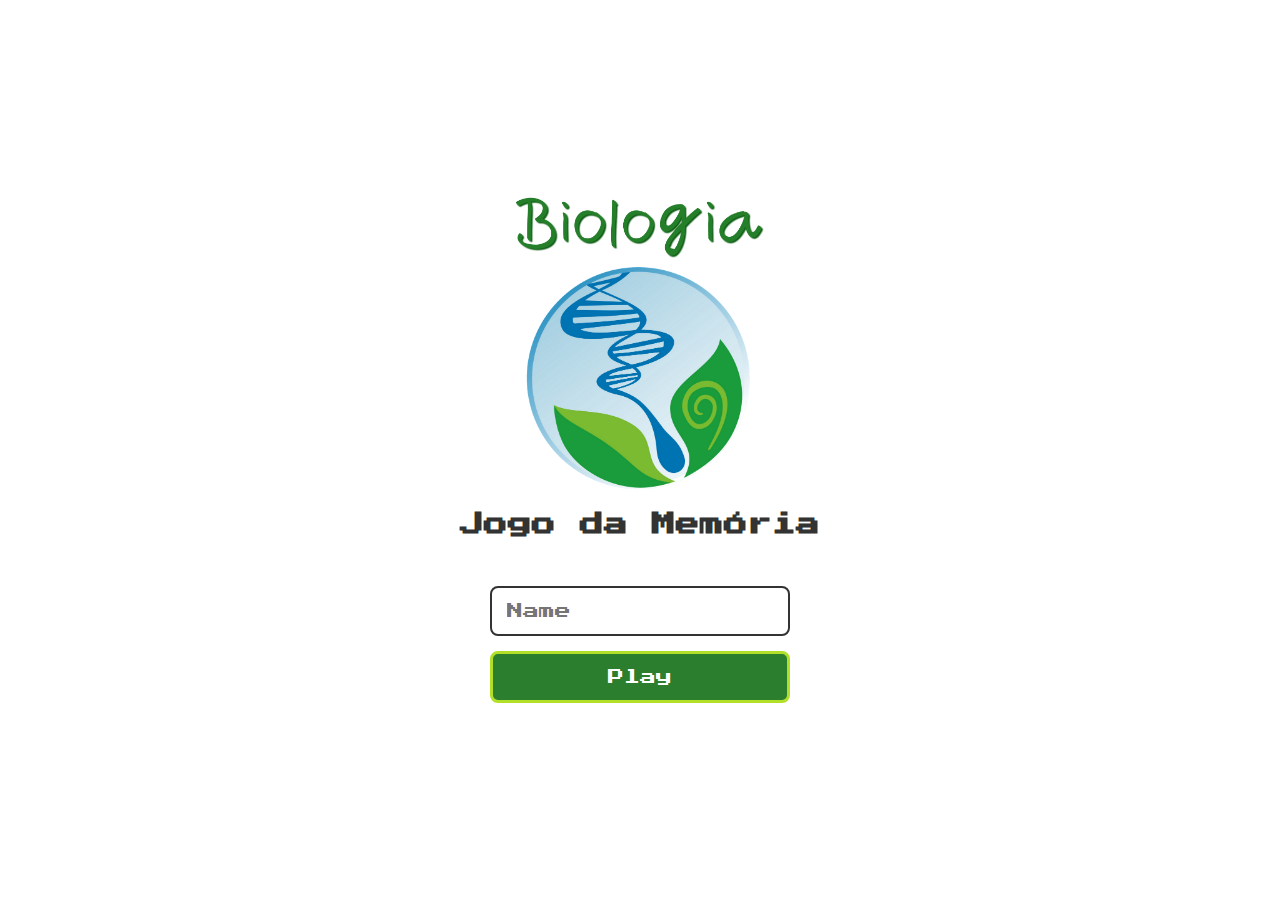
<file: index.html>
<!DOCTYPE html>
<html lang="en">

<head>
  <meta charset="UTF-8">
  <meta name="viewport" content="width=device-width, initial-scale=1.0">

  <link rel="stylesheet" href="./css/reset.css">
  <link rel="stylesheet" href="./css/login.css">

  <script defer src="./js/login.js"></script>
  <link rel="shortcut icon" href="./images/bio.png" type="image/x-icon">
  <title>Jogo da Memória | Login</title>
</head>

<body>

  <form class="login-form">

    <div class="login__header">
      <img src="./images/logo.png" alt="logo">
      <img src="./images/bio.png" alt="brain icon"> <br>
      <h1>Jogo da Memória</h1>
    </div>

    <input type="text" placeholder="Name" class="login__input">
    <button type="submit" class="login__button">Play</button>

  </form>

</body>

</html>
</file>
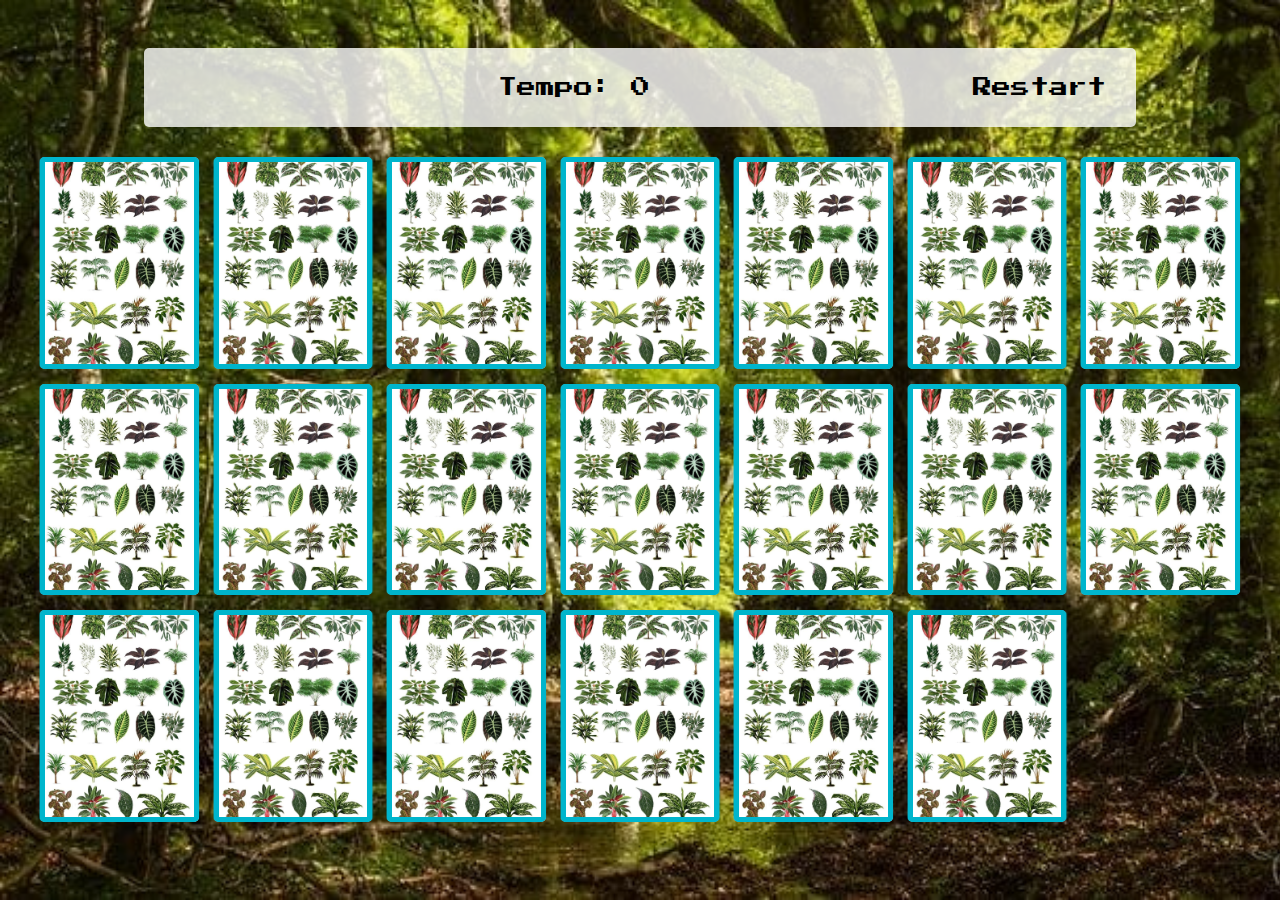
<file: pages/botanica.html>
<!DOCTYPE html>
<html lang="en">

<head>
  <meta charset="UTF-8">
  <meta name="viewport" content="width=device-width, initial-scale=1.0">
  <link rel="stylesheet" href="../css/reset.css">
  <link rel="stylesheet" href="../css/botanica.css">

  <script defer src="../js/botanica.js"></script>

  <title>Invertebrados</title>
</head>

<body>

  <main>
    <header>
      <span class="player"></span>
      <span>Tempo: <span class="timer">00</span></span>
      <span class="restart">Restart</span>

    </header>

    <div class="grid"></div>
  </main>

</body>

</html>
</file>
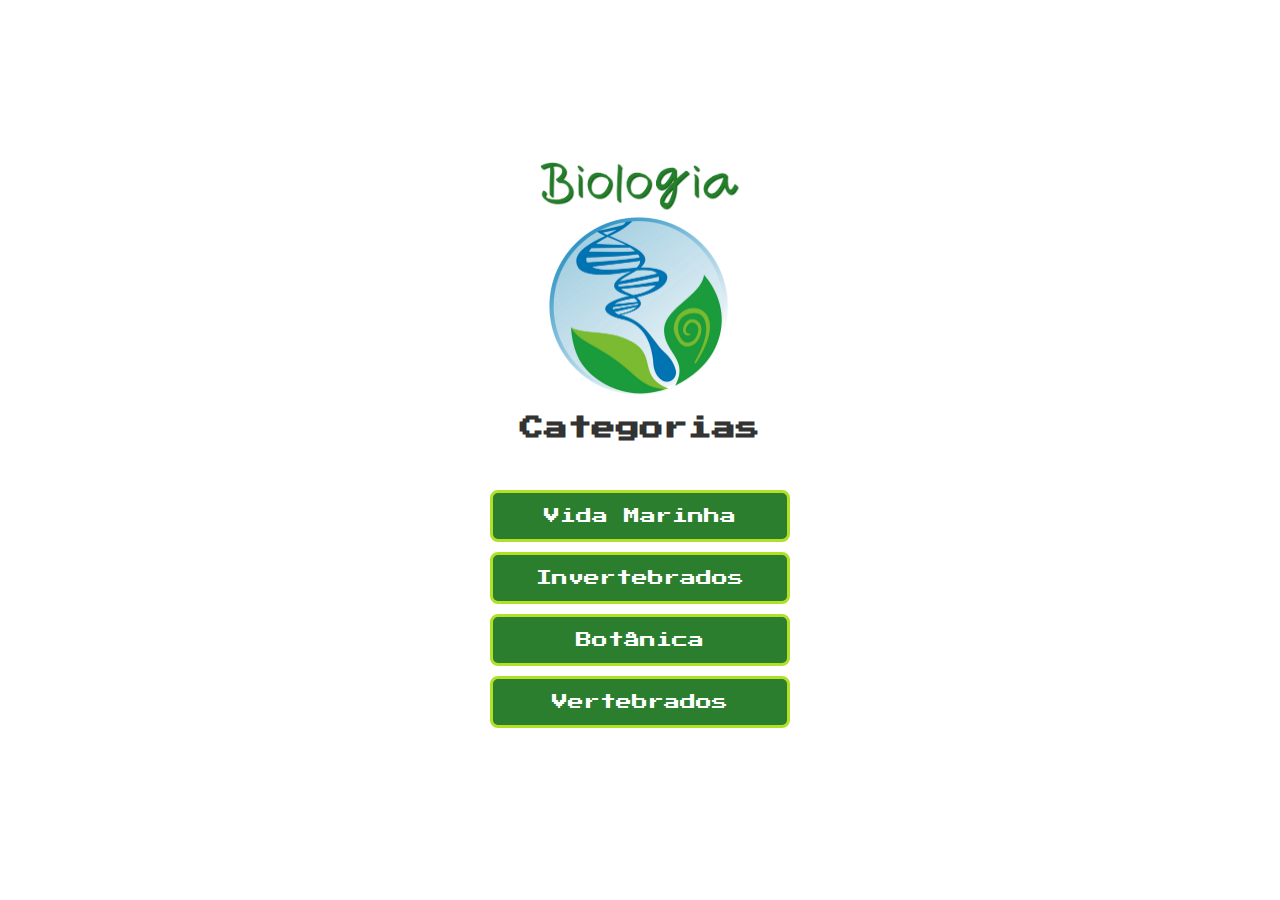
<file: pages/categorias.html>
<!DOCTYPE html>
<html lang="en">

<head>
  <meta charset="UTF-8">
  <meta name="viewport" content="width=device-width, initial-scale=1.0">

  <link rel="stylesheet" href="../css/reset.css">
  <link rel="stylesheet" href="../css/categoria.css">

  <script defer src="../js/categorias.js"></script>
  <link rel="shortcut icon" href="./images/bio.png" type="image/x-icon">
  <title>Jogo da Memória</title>
</head>

<body>

  <form class="login-form">

    <div class="login__header">
      <img src="../images/logo.png" alt="logo">
      <img src="../images/bio.png" alt="brain icon"> <br>
      <h1>Categorias</h1>
    </div>
    <li id="button-group">
      <button id="marinha" type="submit" class="marinha__button">Vida Marinha</button>
      <button id="invertebrados" type="submit" class="invertebrados__button">Invertebrados</button>
      <button id="botanica" type="submit" class="botanica__button">Botânica</button>
      <button id="vertebrados" type="submit" class="vertebrados__button">Vertebrados</button>
    </li>

    
    
 
  </form>

</body>

</html>
</file>
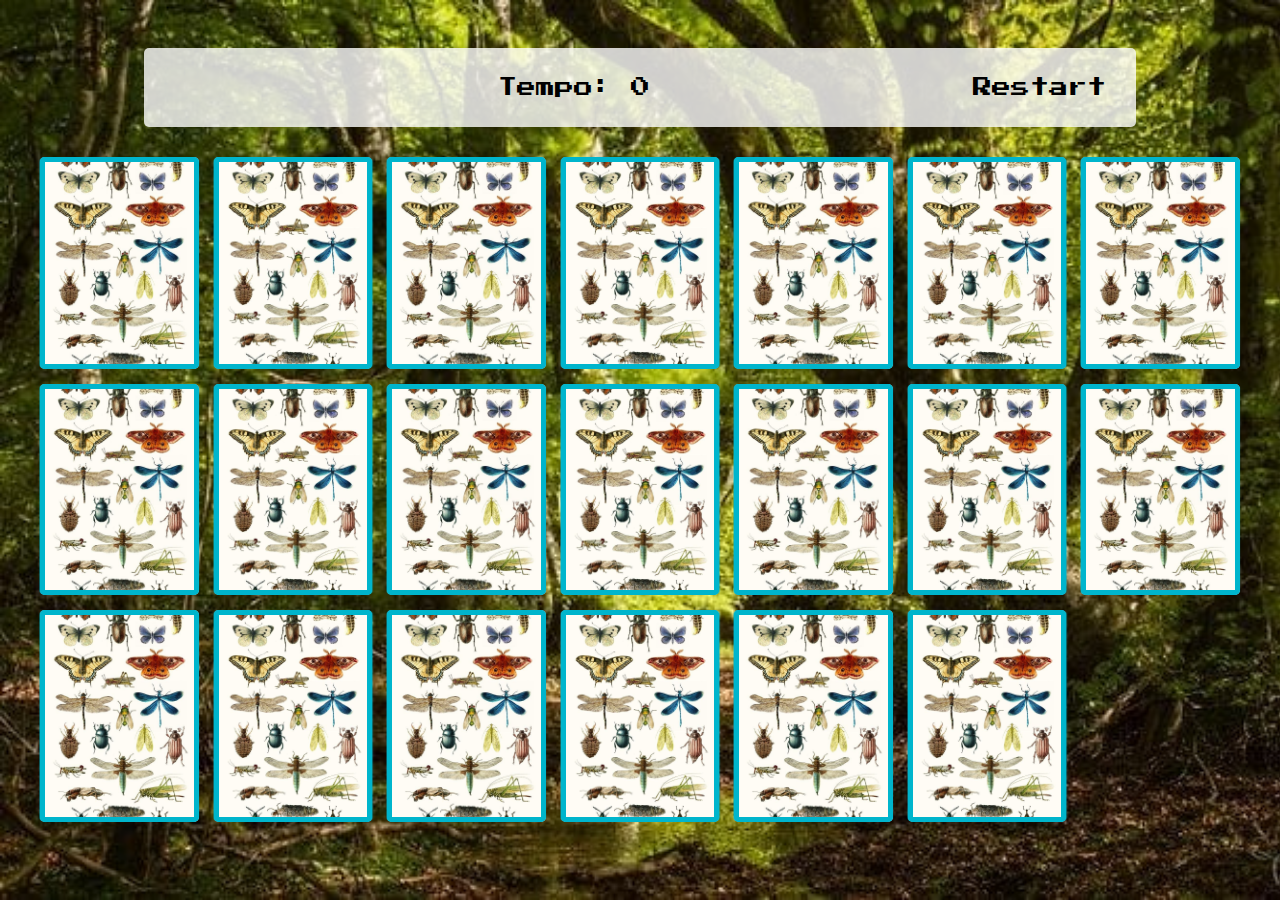
<file: pages/invertebrados.html>
<!DOCTYPE html>
<html lang="en">

<head>
  <meta charset="UTF-8">
  <meta name="viewport" content="width=device-width, initial-scale=1.0">
  <link rel="stylesheet" href="../css/reset.css">
  <link rel="stylesheet" href="../css/invertebrados.css">

  <script defer src="../js/invertebrados.js"></script>

  <title>Invertebrados</title>
</head>

<body>

  <main>
    <header>
      <span class="player"></span>
      <span>Tempo: <span class="timer">00</span></span>
      <span class="restart">Restart</span>

    </header>

    <div class="grid"></div>
  </main>

</body>

</html>
</file>
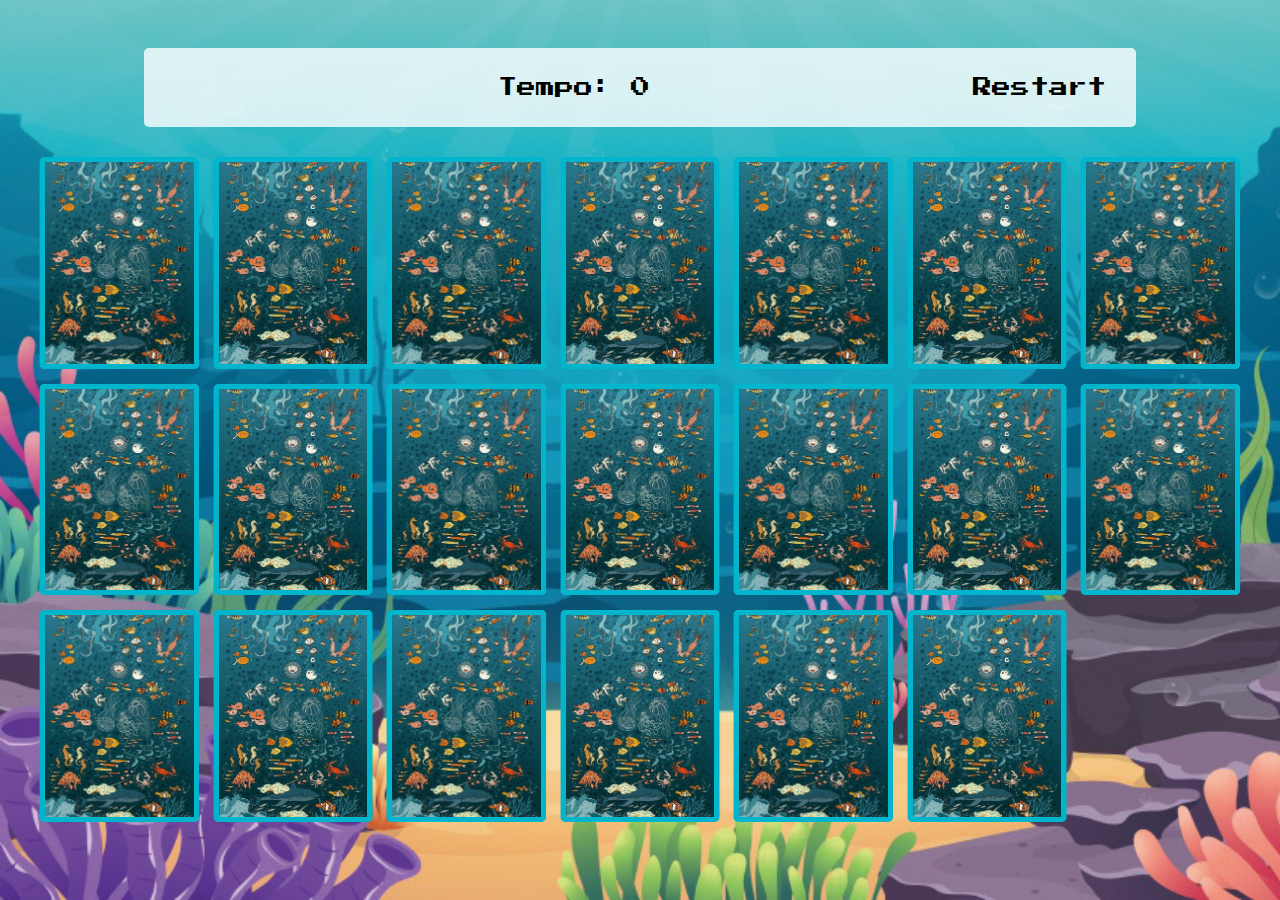
<file: pages/marinha.html>
<!DOCTYPE html>
<html lang="en">

<head>
  <meta charset="UTF-8">
  <meta name="viewport" content="width=device-width, initial-scale=1.0">
  <link rel="stylesheet" href="../css/reset.css">
  <link rel="stylesheet" href="../css/marinha.css">

  <script defer src="../js/marinha.js"></script>

  <title>Vida Marinha</title>
</head>

<body>

  <main>
    <header>
      <span class="player"></span>
      <span>Tempo: <span class="timer">00</span></span>
      <span class="restart">Restart</span>

    </header>

    <div class="grid"></div>
  </main>

</body>

</html>
</file>
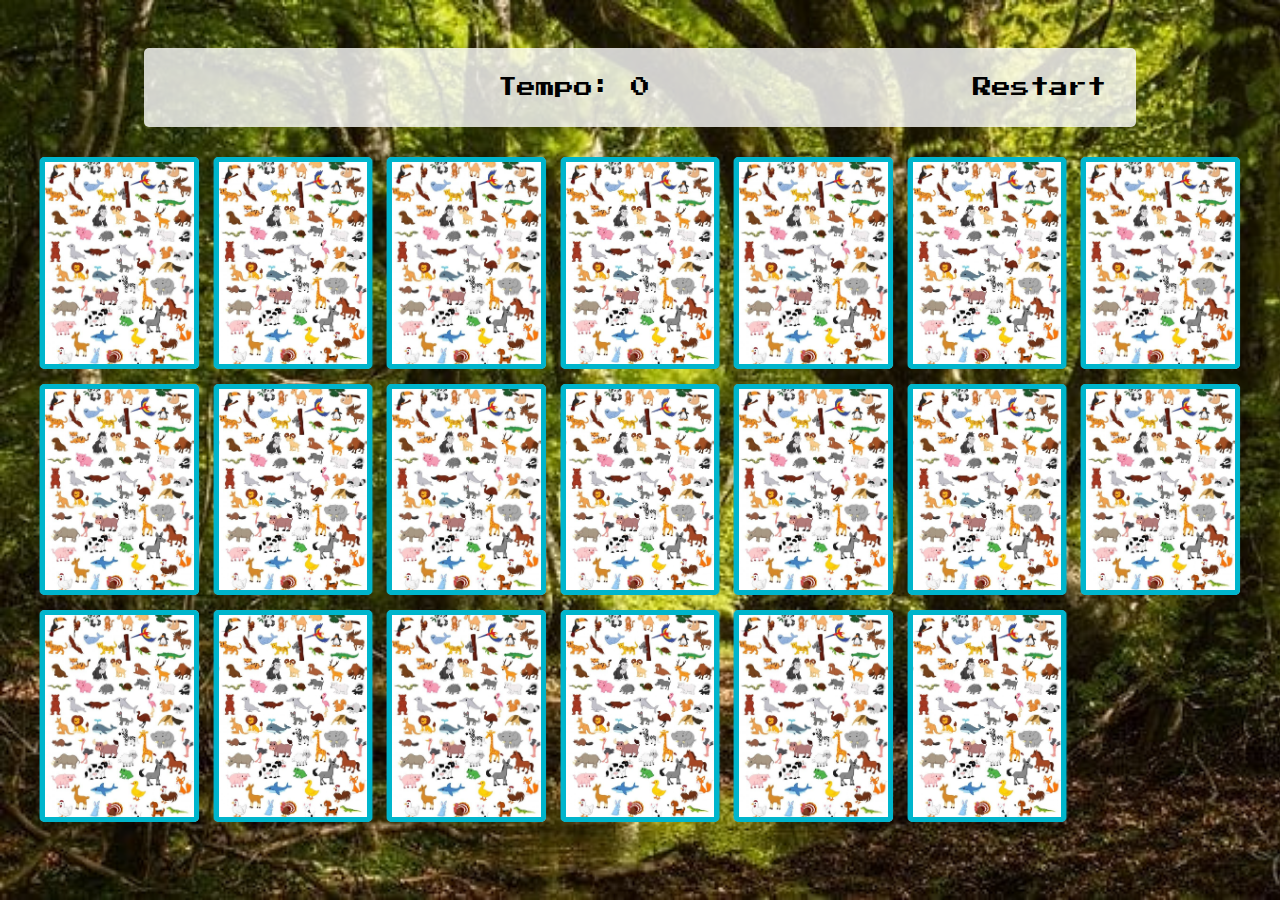
<file: pages/vertebrados.html>
<!DOCTYPE html>
<html lang="en">

<head>
  <meta charset="UTF-8">
  <meta name="viewport" content="width=device-width, initial-scale=1.0">
  <link rel="stylesheet" href="../css/reset.css">
  <link rel="stylesheet" href="../css/vertebrados.css">

  <script defer src="../js/vertebrados.js"></script>

  <title>Invertebrados</title>
</head>

<body>

  <main>
    <header>
      <span class="player"></span>
      <span>Tempo: <span class="timer">00</span></span>
      <span class="restart">Restart</span>

    </header>

    <div class="grid"></div>
  </main>

</body>

</html>
</file>
<file: css/login.css>
.login-form {
  align-items: center;
  display: flex;
  flex-direction: column;
  height: 100vh;
  justify-content: center;
}

.login__header {
  align-items: center;
  display: flex;
  flex-direction: column;
  justify-content: center;
  margin-bottom: 50px;
}

.login__header img {
  width: 250px;
}



.login__header h1 {
  color: #333;
  font-size: 1.5em;
}

.login__input {
  border: 2px solid #333;
  border-radius: 8px;
  color: #333;
  font-size: 1em;
  margin-bottom: 15px;
  max-width: 300px;
  outline: none;
  padding: 15px;
  width: 100%;
}

.login__button {
  background-color: #2A7E2E;
  border: 3px solid #b2df28;
  border-radius: 8px;
  color: #fff;
  cursor: pointer;
  font-size: 1em;
  max-width: 300px;
  padding: 15px;
  width: 100%;
}

.login__button:disabled {
  background-color: #eee;
  border: 2px solid #969595;
  color: #aaa;
  cursor: auto;
}
</file>
<file: css/botanica.css>
main {
  display: flex;
  flex-direction: column;
  width: 100%;
  background-image: url('../images/botanica/bg.png');
  background-size: cover;
  min-height: 100vh;
  align-items: center;
  justify-content: center;
  padding: 20px 20px 50px;
}

header {
  display: flex;
  align-items: center;
  justify-content: space-between;
  background-color: rgba(255, 255, 255, 0.8);
  font-size: 1.2em;
  width: 80%;
  max-width: 2000px;
  padding: 30px;
  margin: 0 0 30px;
  border-radius: 5px;
}

.restart{
  cursor: pointer;
}
.restart:hover{
  color: red;
}
.grid {
  display: grid;
  grid-template-columns: repeat(7, 1fr);
  gap: 15px;
  width: 100%;
  max-width: 1200px;
  margin: 0 auto;
}

.card {
  aspect-ratio: 3/4;
  width: 100%;
  border-radius: 5px;
  position: relative;
  transition: all 400ms ease;
  transform-style: preserve-3d;
  background-color: #ccc;
}

.face {
  width: 100%;
  height: 100%;
  position: absolute;
  background-size: cover;
  background-position: center;
  border: 5px solid #00b5cc;
  border-radius: 5px;
  transition: all 400ms ease;
}

.front {
  transform: rotateY(180deg);
}

.back {
  background-image: url('../images/botanica/back.png');
  backface-visibility: hidden;
}

.reveal-card {
  transform: rotateY(180deg);
}

.disabled-card {
  filter: saturate(0);
  opacity: 0.5;
}

@media screen and (max-width:920px) {
  .grid {
    grid-template-columns: repeat(5, 1fr);

  }
}
</file>
<file: css/categoria.css>
.login-form {
  align-items: center;
  display: flex;
  flex-direction: column;
  height: 100vh;
  justify-content: center;
}

.login__header {
  align-items: center;
  display: flex;
  flex-direction: column;
  justify-content: center;
  margin-bottom: 50px;
}

.login__header img {
  width: 200px;
}

.login__header h1 {
  color: #333;
  font-size: 1.5em;
}

.login-form li {
  align-items: center;
  display: flex;
  flex-direction: column;
  justify-content: center;
  width: 100%;
}

.marinha__button {
  background-color: #2A7E2E;
  border: 3px solid #b2df28;
  border-radius: 8px;
  color: #fff;
  cursor: pointer;
  font-size: 1em;
  max-width: 300px;
  padding: 15px;
  width: 100%;
  margin-bottom: 10px;
}

.invertebrados__button {
  background-color: #2A7E2E;
  border: 3px solid #b2df28;
  border-radius: 8px;
  color: #fff;
  cursor: pointer;
  font-size: 1em;
  max-width: 300px;
  padding: 15px;
  width: 100%;
  margin-bottom: 10px;
}

.vertebrados__button {
  background-color: #2A7E2E;
  border: 3px solid #b2df28;
  border-radius: 8px;
  color: #fff;
  cursor: pointer;
  font-size: 1em;
  max-width: 300px;
  padding: 15px;
  width: 100%;
  margin-bottom: 10px;
}
.botanica__button {
  background-color: #2A7E2E;
  border: 3px solid #b2df28;
  border-radius: 8px;
  color: #fff;
  cursor: pointer;
  font-size: 1em;
  max-width: 300px;
  padding: 15px;
  width: 100%;
  margin-bottom: 10px;
}
</file>
<file: css/invertebrados.css>
main {
  display: flex;
  flex-direction: column;
  width: 100%;
  background-image: url('../images/invertebrados/bg.png');
  background-size: cover;
  min-height: 100vh;
  align-items: center;
  justify-content: center;
  padding: 20px 20px 50px;
}

header {
  display: flex;
  align-items: center;
  justify-content: space-between;
  background-color: rgba(255, 255, 255, 0.8);
  font-size: 1.2em;
  width: 80%;
  max-width: 2000px;
  padding: 30px;
  margin: 0 0 30px;
  border-radius: 5px;
}

.restart{
  cursor: pointer;
}
.restart:hover{
  color: red;
}
.grid {
  display: grid;
  grid-template-columns: repeat(7, 1fr);
  gap: 15px;
  width: 100%;
  max-width: 1200px;
  margin: 0 auto;
}

.card {
  aspect-ratio: 3/4;
  width: 100%;
  border-radius: 5px;
  position: relative;
  transition: all 400ms ease;
  transform-style: preserve-3d;
  background-color: #ccc;
}

.face {
  width: 100%;
  height: 100%;
  position: absolute;
  background-size: cover;
  background-position: center;
  border: 5px solid #00b5cc;
  border-radius: 5px;
  transition: all 400ms ease;
}

.front {
  transform: rotateY(180deg);
}

.back {
  background-image: url('../images/invertebrados/back.png');
  backface-visibility: hidden;
}

.reveal-card {
  transform: rotateY(180deg);
}

.disabled-card {
  filter: saturate(0);
  opacity: 0.5;
}

@media screen and (max-width:920px) {
  .grid {
    grid-template-columns: repeat(5, 1fr);

  }
}
</file>
<file: css/marinha.css>
main {
  display: flex;
  flex-direction: column;
  width: 100%;
  background-image: url('../images/vida_marinha/bg.jpg');
  background-size: cover;
  min-height: 100vh;
  align-items: center;
  justify-content: center;
  padding: 20px 20px 50px;
}

header {
  display: flex;
  align-items: center;
  justify-content: space-between;
  background-color: rgba(255, 255, 255, 0.8);
  font-size: 1.2em;
  width: 80%;
  max-width: 2000px;
  padding: 30px;
  margin: 0 0 30px;
  border-radius: 5px;
}

.restart{
  cursor: pointer;
}
.restart:hover{
  color: red;
}
.grid {
  display: grid;
  grid-template-columns: repeat(7, 1fr);
  gap: 15px;
  width: 100%;
  max-width: 1200px;
  margin: 0 auto;
}

.card {
  aspect-ratio: 3/4;
  width: 100%;
  border-radius: 5px;
  position: relative;
  transition: all 400ms ease;
  transform-style: preserve-3d;
  background-color: #ccc;
}

.face {
  width: 100%;
  height: 100%;
  position: absolute;
  background-size: cover;
  background-position: center;
  border: 5px solid #00b5cc;
  border-radius: 5px;
  transition: all 400ms ease;
}

.front {
  transform: rotateY(180deg);
}

.back {
  background-image: url('../images/vida_marinha/back.png');
  backface-visibility: hidden;
}

.reveal-card {
  transform: rotateY(180deg);
}

.disabled-card {
  filter: saturate(0);
  opacity: 0.5;
}

@media screen and (max-width:920px) {
  .grid {
    grid-template-columns: repeat(5, 1fr);

  }
}
</file>
<file: css/vertebrados.css>
main {
  display: flex;
  flex-direction: column;
  width: 100%;
  background-image: url('../images/vertebrados/bg.png');
  background-size: cover;
  min-height: 100vh;
  align-items: center;
  justify-content: center;
  padding: 20px 20px 50px;
}

header {
  display: flex;
  align-items: center;
  justify-content: space-between;
  background-color: rgba(255, 255, 255, 0.8);
  font-size: 1.2em;
  width: 80%;
  max-width: 2000px;
  padding: 30px;
  margin: 0 0 30px;
  border-radius: 5px;
}

.restart{
  cursor: pointer;
}
.restart:hover{
  color: red;
}
.grid {
  display: grid;
  grid-template-columns: repeat(7, 1fr);
  gap: 15px;
  width: 100%;
  max-width: 1200px;
  margin: 0 auto;
}

.card {
  aspect-ratio: 3/4;
  width: 100%;
  border-radius: 5px;
  position: relative;
  transition: all 400ms ease;
  transform-style: preserve-3d;
  background-color: #ccc;
}

.face {
  width: 100%;
  height: 100%;
  position: absolute;
  background-size: cover;
  background-position: center;
  border: 5px solid #00b5cc;
  border-radius: 5px;
  transition: all 400ms ease;
}

.front {
  transform: rotateY(180deg);
}

.back {
  background-image: url('../images/vertebrados/back.png');
  backface-visibility: hidden;
}

.reveal-card {
  transform: rotateY(180deg);
}

.disabled-card {
  filter: saturate(0);
  opacity: 0.5;
}

@media screen and (max-width:920px) {
  .grid {
    grid-template-columns: repeat(5, 1fr);

  }
}
</file>
